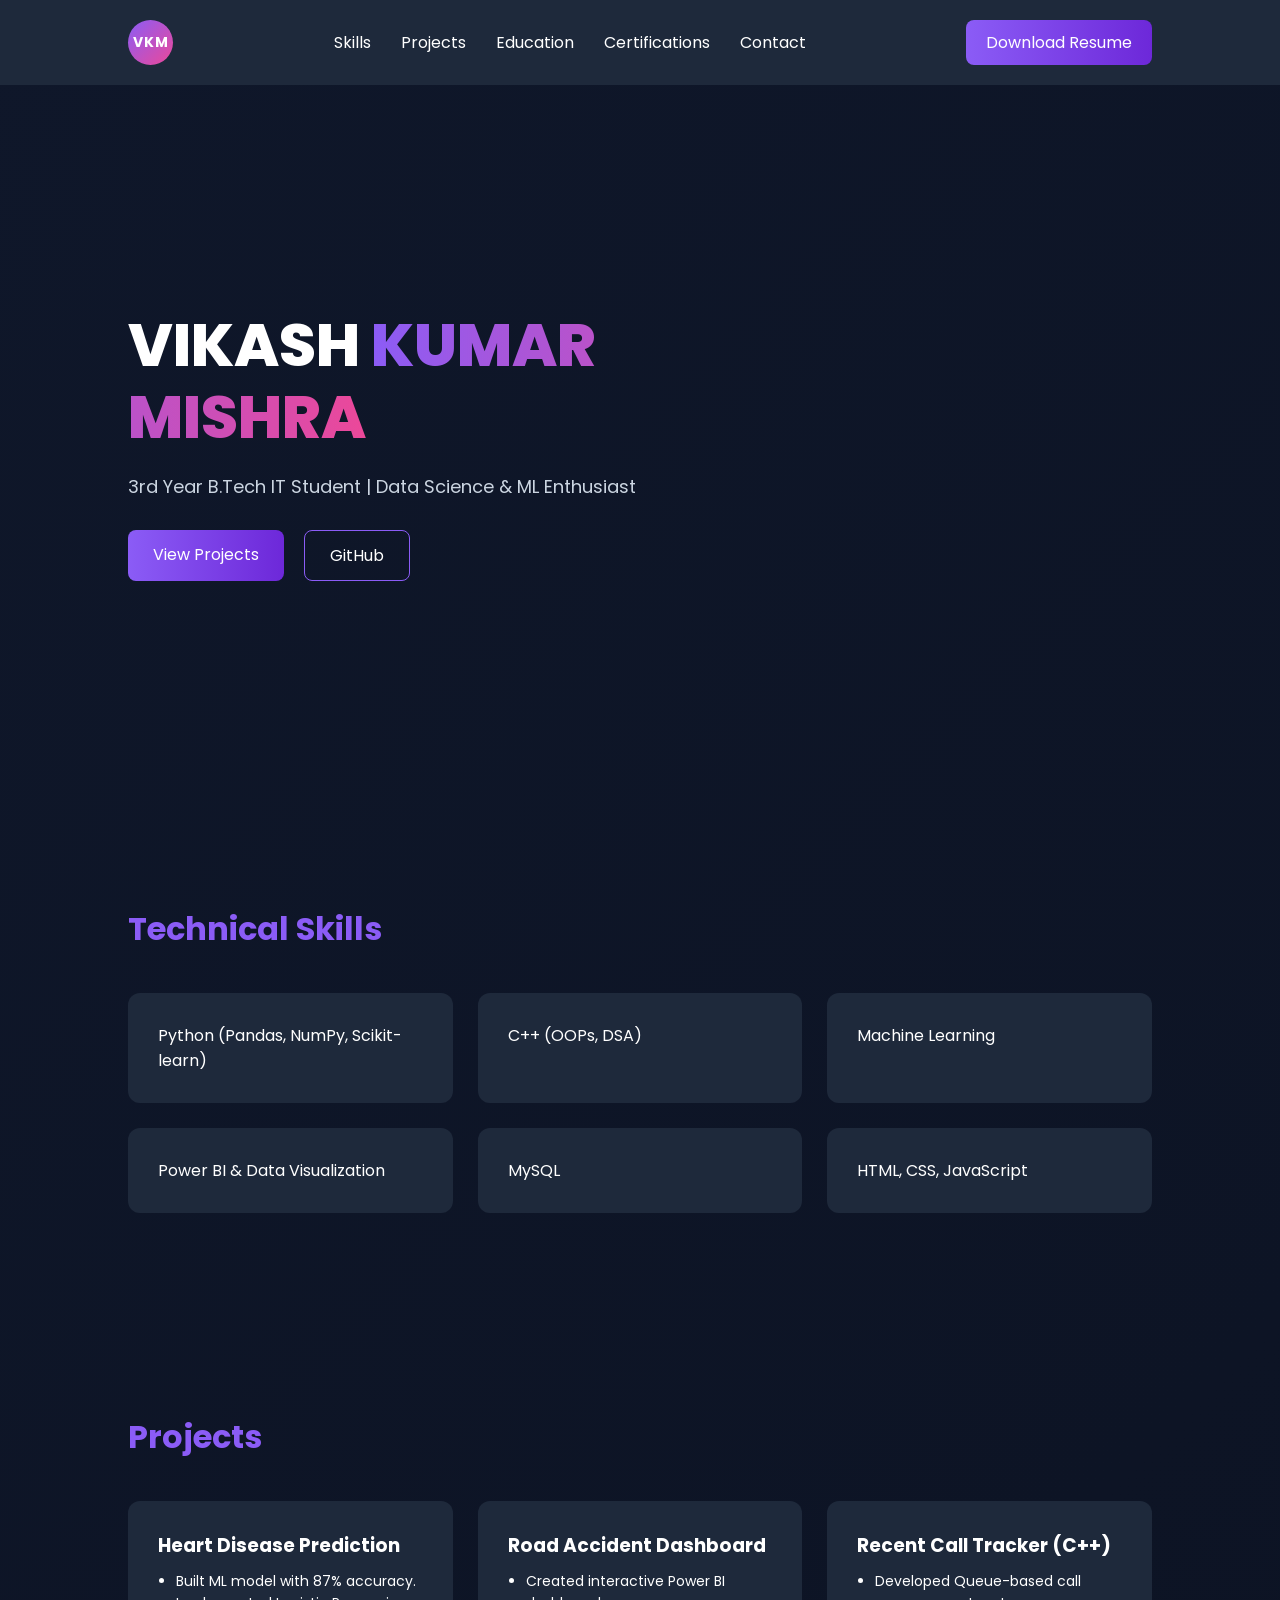
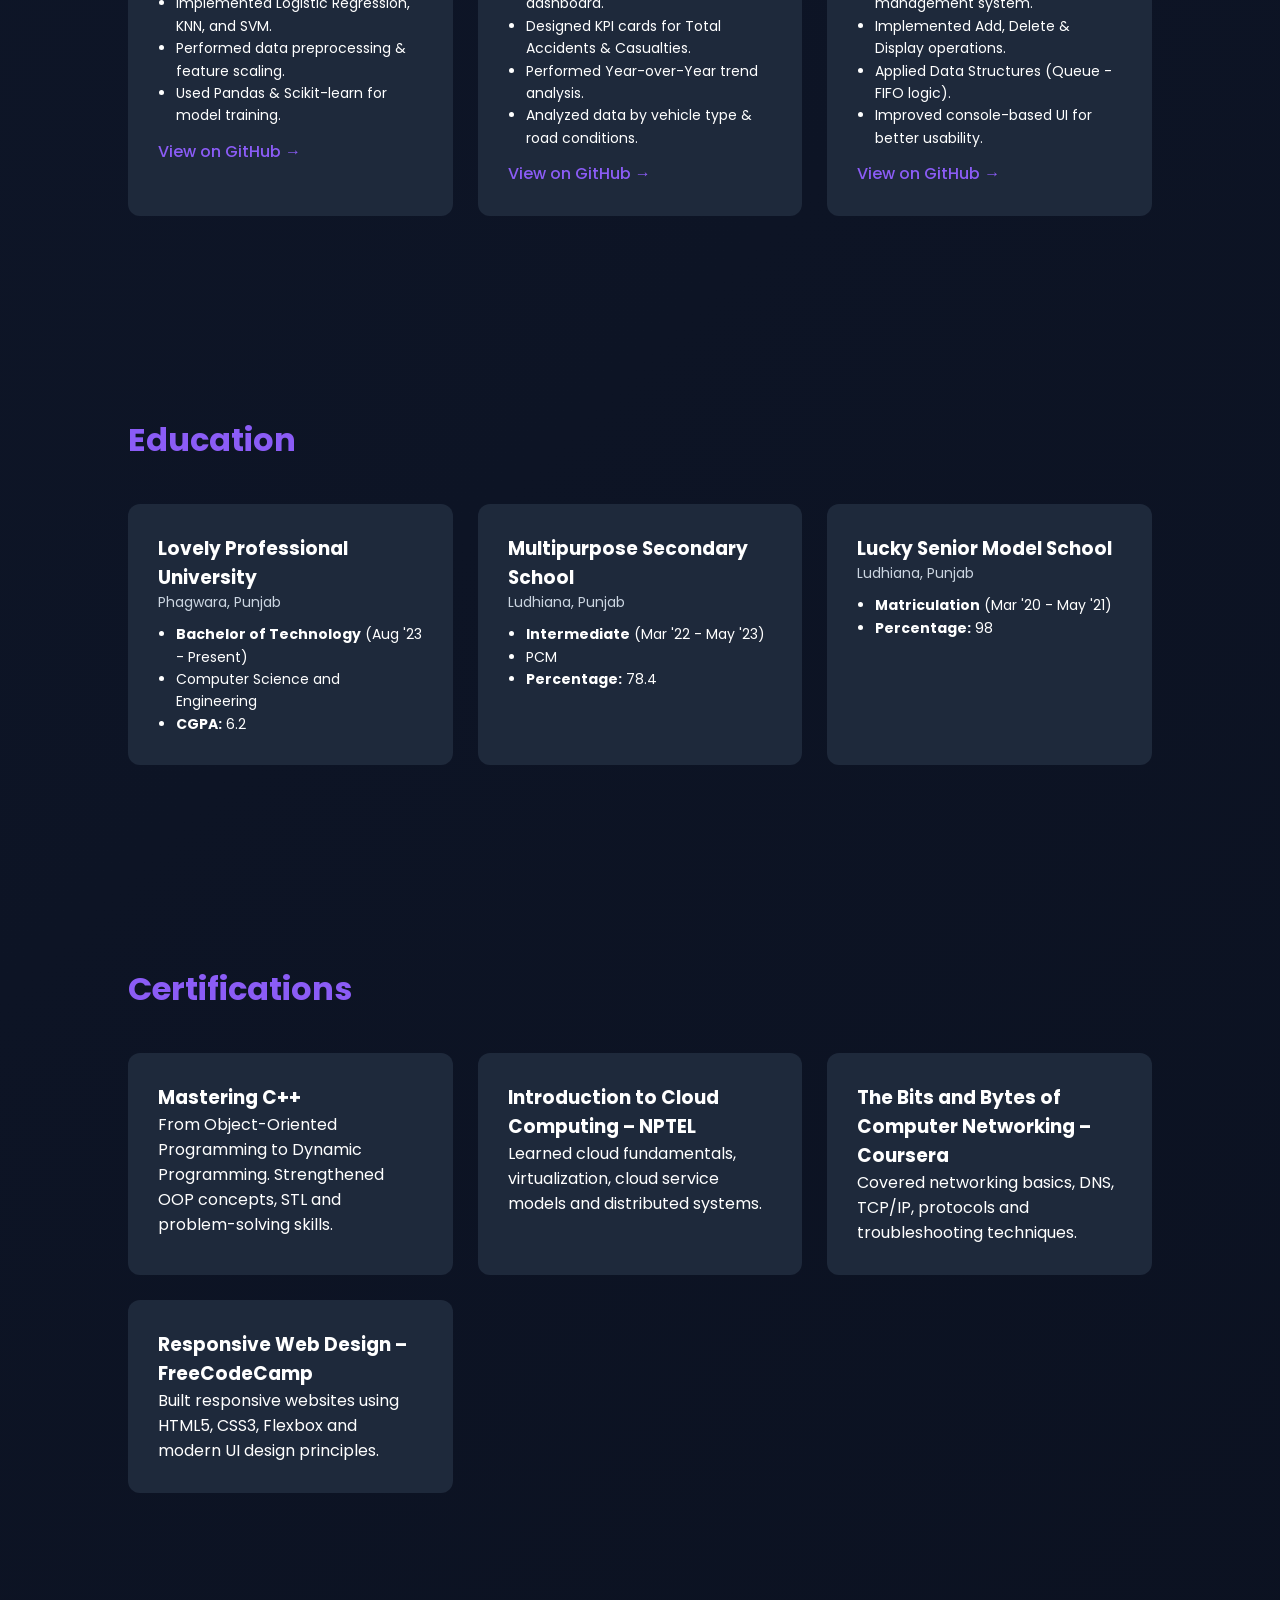
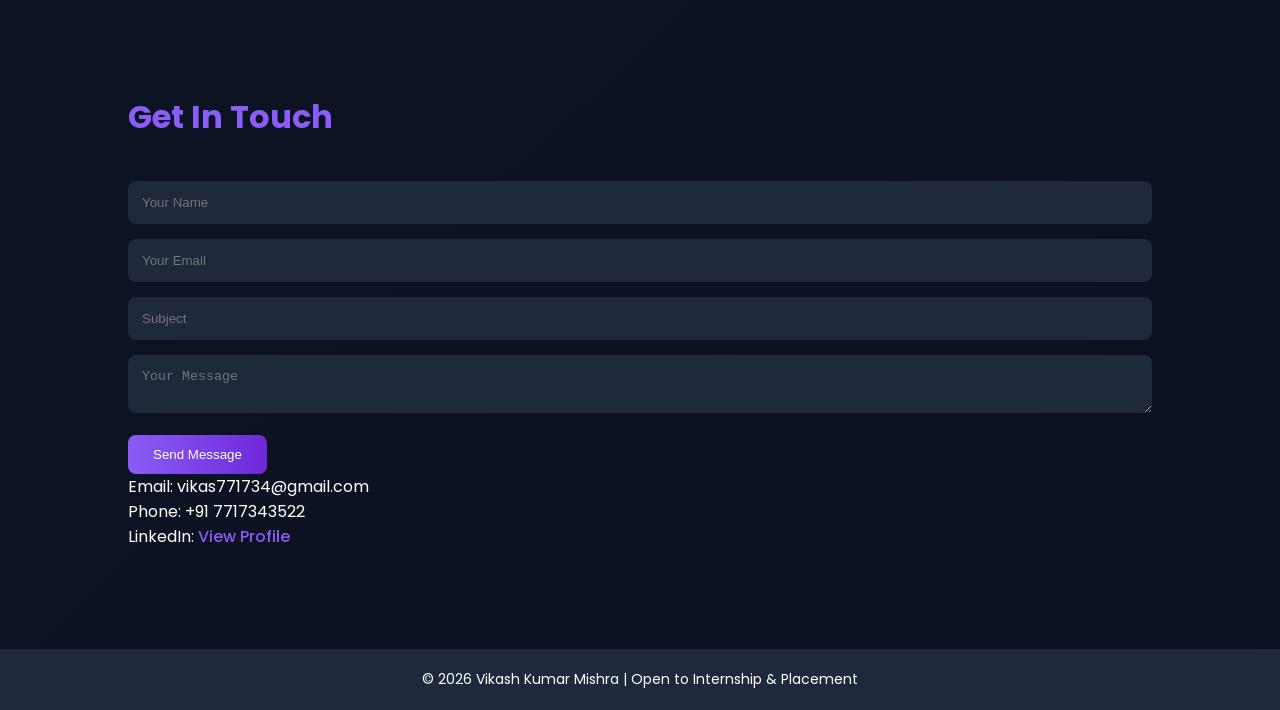
<file: index.html>
<!DOCTYPE html>
<html lang="en">

<head>
  <meta charset="UTF-8">
  <meta name="viewport" content="width=device-width, initial-scale=1.0">
  <title>Vikash Kumar Mishra | Portfolio</title>

  <link rel="stylesheet" href="./css/style.css">
  <link href="https://fonts.googleapis.com/css2?family=Poppins:wght@300;400;600;800&display=swap" rel="stylesheet">
</head>

<body>

  <nav>
    <div class="nav-logo">
      <div class="logo-circle">VKM</div>
    </div>

    <div class="hamburger">
      <span></span>
      <span></span>
      <span></span>
    </div>

    <ul class="nav-links">
      <li><a href="#skills">Skills</a></li>
      <li><a href="#projects">Projects</a></li>
      <li><a href="#education">Education</a></li>
      <li><a href="#certifications">Certifications</a></li>
      <li><a href="#contact">Contact</a></li>
    </ul>

    <a href="./resume/VikashMishra_CV_12314105.pdf" download class="nav-cta">
      Download Resume
    </a>
  </nav>

  <section id="hero" class="fade-in">
    <div class="hero-inner">
      <h1>VIKASH <span>KUMAR MISHRA</span></h1>
      <p>3rd Year B.Tech IT Student | Data Science & ML Enthusiast</p>
      <div class="hero-btns">
        <a href="#projects" class="btn-grad">View Projects</a>
        <a href="https://github.com/vikashkumarmishra07" target="_blank" class="btn-ghost">GitHub</a>
      </div>
    </div>
  </section>

  <section id="skills" class="fade-in">
    <h2>Technical Skills</h2>
    <div class="grid">
      <div class="card">Python (Pandas, NumPy, Scikit-learn)</div>
      <div class="card">C++ (OOPs, DSA)</div>
      <div class="card">Machine Learning</div>
      <div class="card">Power BI & Data Visualization</div>
      <div class="card">MySQL</div>
      <div class="card">HTML, CSS, JavaScript</div>
    </div>
  </section>

  <section id="projects" class="fade-in">
    <h2>Projects</h2>
    <div class="grid">

      <!-- Project 1 -->
      <div class="card">
        <h3>Heart Disease Prediction</h3>
        <ul>
          <li>Built ML model with 87% accuracy.</li>
          <li>Implemented Logistic Regression, KNN, and SVM.</li>
          <li>Performed data preprocessing & feature scaling.</li>
          <li>Used Pandas & Scikit-learn for model training.</li>
        </ul>
        <a href="https://github.com/vikashkumarmishra07/Heart-Disease-Prediction-ML" target="_blank"
          class="project-link">
          View on GitHub →
        </a>
      </div>

      <!-- Project 2 -->
      <div class="card">
        <h3>Road Accident Dashboard</h3>
        <ul>
          <li>Created interactive Power BI dashboard.</li>
          <li>Designed KPI cards for Total Accidents & Casualties.</li>
          <li>Performed Year-over-Year trend analysis.</li>
          <li>Analyzed data by vehicle type & road conditions.</li>
        </ul>
        <a href="https://github.com/vikashkumarmishra07/Road-Accident-Dashboard" target="_blank" class="project-link">
          View on GitHub →
        </a>
      </div>

      <!-- Project 3 -->
      <div class="card">
        <h3>Recent Call Tracker (C++)</h3>
        <ul>
          <li>Developed Queue-based call management system.</li>
          <li>Implemented Add, Delete & Display operations.</li>
          <li>Applied Data Structures (Queue - FIFO logic).</li>
          <li>Improved console-based UI for better usability.</li>
        </ul>
        <a href="https://github.com/vikashkumarmishra07/Recent-call-Tracking-project" target="_blank"
          class="project-link">
          View on GitHub →
        </a>
      </div>

    </div>
  </section>

  <section id="education" class="fade-in">
    <h2>Education</h2>

    <div class="grid">
      <div class="card">
        <h3>Lovely Professional University</h3>
        <p style="color:#cbd5e1; font-size:14px; margin-bottom:10px;">Phagwara, Punjab</p>
        <ul>
          <li><strong>Bachelor of Technology</strong> (Aug '23 - Present)</li>
          <li>Computer Science and Engineering</li>
          <li><strong>CGPA:</strong> 6.2</li>
        </ul>
      </div>

      <div class="card">
        <h3>Multipurpose Secondary School</h3>
        <p style="color:#cbd5e1; font-size:14px; margin-bottom:10px;">Ludhiana, Punjab</p>
        <ul>
          <li><strong>Intermediate</strong> (Mar '22 - May '23)</li>
          <li>PCM</li>
          <li><strong>Percentage:</strong> 78.4</li>
        </ul>
      </div>

      <div class="card">
        <h3>Lucky Senior Model School</h3>
        <p style="color:#cbd5e1; font-size:14px; margin-bottom:10px;">Ludhiana, Punjab</p>
        <ul>
          <li><strong>Matriculation</strong> (Mar '20 - May '21)</li>
          <li><strong>Percentage:</strong> 98</li>
        </ul>
      </div>
    </div>
  </section>

  <!-- 🔥 CERTIFICATIONS SECTION ADDED -->
  <section id="certifications" class="fade-in">
    <h2>Certifications</h2>

    <div class="grid">

      <div class="card">
        <h3>Mastering C++</h3>
        <p>
          From Object-Oriented Programming to Dynamic Programming.
          Strengthened OOP concepts, STL and problem-solving skills.
        </p>
      </div>

      <div class="card">
        <h3>Introduction to Cloud Computing – NPTEL</h3>
        <p>
          Learned cloud fundamentals, virtualization,
          cloud service models and distributed systems.
        </p>
      </div>

      <div class="card">
        <h3>The Bits and Bytes of Computer Networking – Coursera</h3>
        <p>
          Covered networking basics, DNS, TCP/IP,
          protocols and troubleshooting techniques.
        </p>
      </div>

      <div class="card">
        <h3>Responsive Web Design – FreeCodeCamp</h3>
        <p>
          Built responsive websites using HTML5, CSS3,
          Flexbox and modern UI design principles.
        </p>
      </div>

    </div>
  </section>

  <section id="contact" class="fade-in">
    <h2>Get In Touch</h2>



    <!-- Replace YOUR_ACCESS_KEY_HERE with an access key from Web3Forms (https://web3forms.com/) -->
    <form action="https://api.web3forms.com/submit" method="POST">
      <input type="hidden" name="access_key" value="1d5f95ff-a9ba-406b-995b-c96b25de1544">
      <input type="text" name="name" placeholder="Your Name" required>
      <input type="email" name="email" placeholder="Your Email" required>
      <input type="text" name="subject" placeholder="Subject" required>
      <textarea name="message" placeholder="Your Message" required></textarea>

      <!-- Optional: Redirect to a thank you page or current page on success -->
      <!-- <input type="hidden" name="redirect" value="https://yourwebsite.com/#contact"> -->

      <button type="submit">Send Message</button>
    </form>

    <div class="contact-info">
      <p>Email: vikas771734@gmail.com</p>
      <p>Phone: +91 7717343522</p>
      <p>
        LinkedIn:
        <a href="https://www.linkedin.com/in/vikash-mishra07/" target="_blank" class="contact-link">
          View Profile
        </a>
      </p>
    </div>
  </section>

  <footer>
    © 2026 Vikash Kumar Mishra | Open to Internship & Placement
  </footer>

  <script src="./js/script.js"></script>
</body>

</html>
</file>
<file: css/style.css>
/* ===== GLOBAL ===== */
* {
    margin: 0;
    padding: 0;
    box-sizing: border-box;
}

html {
    scroll-behavior: smooth;
}

body {
    font-family: 'Poppins', sans-serif;
    background: linear-gradient(135deg, #0f172a, #0b1120);
    color: #fff;
}

/* ===== NAVBAR ===== */
/* ===== NAVBAR ===== */
nav {
    display: flex;
    justify-content: space-between;
    align-items: center;
    padding: 20px 10%;
    background: #1e293b;
    position: sticky;
    top: 0;
    z-index: 1000;
}

.nav-logo {
    font-weight: 600;
}

/* ===== LOGO CIRCLE ===== */
.logo-circle {
    width: 45px;
    height: 45px;
    background: linear-gradient(135deg, #8b5cf6, #ec4899);
    border-radius: 50%;
    display: flex;
    align-items: center;
    justify-content: center;
    font-weight: 700;
    font-size: 14px;
    color: white;
    letter-spacing: 1px;
    transition: 0.3s ease;
}

.logo-circle:hover {
    transform: scale(1.1);
    box-shadow: 0 0 15px rgba(139, 92, 246, 0.6);
}

.nav-links {
    list-style: none;
    display: flex;
    gap: 30px;
}

.nav-links a {
    color: #fff;
    text-decoration: none;
    transition: 0.3s ease;
}

.nav-links a:hover {
    color: #8b5cf6;
}

.nav-cta {
    padding: 10px 20px;
    background: linear-gradient(90deg, #8b5cf6, #6d28d9);
    color: white;
    text-decoration: none;
    border-radius: 8px;
    transition: 0.3s ease;
}

.nav-cta:hover {
    transform: translateY(-3px);
}

/* ===== SECTIONS ===== */
section {
    padding: 100px 10%;
}

/* ===== HERO SECTION ===== */
#hero {
    min-height: 80vh;
    display: flex;
    align-items: center;
}

.hero-inner {
    max-width: 700px;
}

#hero h1 {
    font-size: 60px;
    font-weight: 800;
    line-height: 1.2;
    margin-bottom: 20px;
}

#hero h1 span {
    background: linear-gradient(90deg, #8b5cf6, #ec4899);
    -webkit-background-clip: text;
    -webkit-text-fill-color: transparent;
}

#hero p {
    font-size: 18px;
    margin-bottom: 30px;
    color: #cbd5e1;
}

/* ===== HERO BUTTONS ===== */
.hero-btns {
    display: flex;
    gap: 20px;
    flex-wrap: wrap;
}

/* ===== BUTTONS ===== */
.btn-grad {
    padding: 12px 25px;
    background: linear-gradient(90deg, #8b5cf6, #6d28d9);
    color: white;
    border-radius: 8px;
    text-decoration: none;
    transition: 0.3s ease;
}

.btn-grad:hover {
    transform: translateY(-4px);
    box-shadow: 0 8px 20px rgba(139, 92, 246, 0.4);
}

.btn-ghost {
    padding: 12px 25px;
    border: 1px solid #8b5cf6;
    border-radius: 8px;
    text-decoration: none;
    color: white;
    transition: 0.3s ease;
}


.btn-ghost:hover {
    background: #8b5cf6;
}

/* ===== HEADINGS ===== */
h2 {
    margin-bottom: 40px;
    font-size: 32px;
    color: #8b5cf6;
}

/* ===== GRID ===== */
.grid {
    display: grid;
    grid-template-columns: repeat(auto-fit, minmax(250px, 1fr));
    gap: 25px;
}

/* ===== CARDS ===== */
.card {
    background: #1e293b;
    padding: 30px;
    border-radius: 12px;
    transition: 0.4s ease;
}

.card:hover {
    transform: translateY(-10px);
    box-shadow: 0 15px 25px rgba(139, 92, 246, 0.3);
}

/* ===== FORM ===== */
input,
textarea {
    width: 100%;
    padding: 14px;
    margin-bottom: 15px;
    border-radius: 8px;
    border: none;
    background: #1e293b;
    color: white;
}

input:focus,
textarea:focus {
    outline: 2px solid #8b5cf6;
}

button {
    padding: 12px 25px;
    background: linear-gradient(90deg, #8b5cf6, #6d28d9);
    border: none;
    color: white;
    border-radius: 8px;
    cursor: pointer;
    transition: 0.3s ease;
}

button:hover {
    transform: translateY(-3px);
}

/* ===== SUCCESS MESSAGE ===== */
.success-message {
    background: #14532d;
    padding: 12px;
    margin-bottom: 20px;
    border-radius: 6px;
    color: #4ade80;
}

/* ===== SCROLL ANIMATION ===== */
.fade-in {
    opacity: 0;
    transform: translateY(40px);
    transition: all 0.8s ease;
}

.fade-in.show {
    opacity: 1;
    transform: translateY(0);
}
.cert-link {
    display: inline-block;
    margin-top: 10px;
    color: #8b5cf6;
    text-decoration: none;
    font-weight: 500;
    transition: 0.3s ease;
}

.cert-link:hover {
    color: #ec4899;
}

/* ===== FOOTER ===== */
footer {
    display: flex;
    justify-content: center;
    align-items: center;
    padding: 20px 0;
    background: #1e293b;
    color: white;
    font-size: 14px;
}

/* ===== RESPONSIVE ===== */
@media (max-width: 768px) {
    #hero h1 {
        font-size: 40px;
    }

    nav {
        padding: 15px 5%;
        flex-wrap: wrap;
    }

    /* Hamburger Menu Styles */
    .hamburger {
        display: block;
        cursor: pointer;
    }

    .hamburger span {
        display: block;
        width: 25px;
        height: 3px;
        margin: 5px auto;
        -webkit-transition: all 0.3s ease-in-out;
        transition: all 0.3s ease-in-out;
        background-color: white;
    }

    .nav-links {
        display: none;
        flex-direction: column;
        width: 100%;
        text-align: center;
        margin-top: 15px;
        gap: 15px;
    }

    .nav-links.active {
        display: flex;
    }

    .nav-cta {
        display: none;
    }

    section {
        padding: 80px 5%;
    }
}
.hamburger {
    display: none;
}
.contact-link {
    color: #8b5cf6;
    text-decoration: none;
    font-weight: 500;
    transition: 0.3s ease;
}

.contact-link:hover {
    color: #ec4899;
}
.card ul {
    margin-top: 10px;
    padding-left: 18px;
    line-height: 1.6;
    font-size: 14px;
}

.project-link {
    display: inline-block;
    margin-top: 12px;
    color: #8b5cf6;
    text-decoration: none;
    font-weight: 500;
    transition: 0.3s ease;
}

.project-link:hover {
    color: #ec4899;
}
</file>
